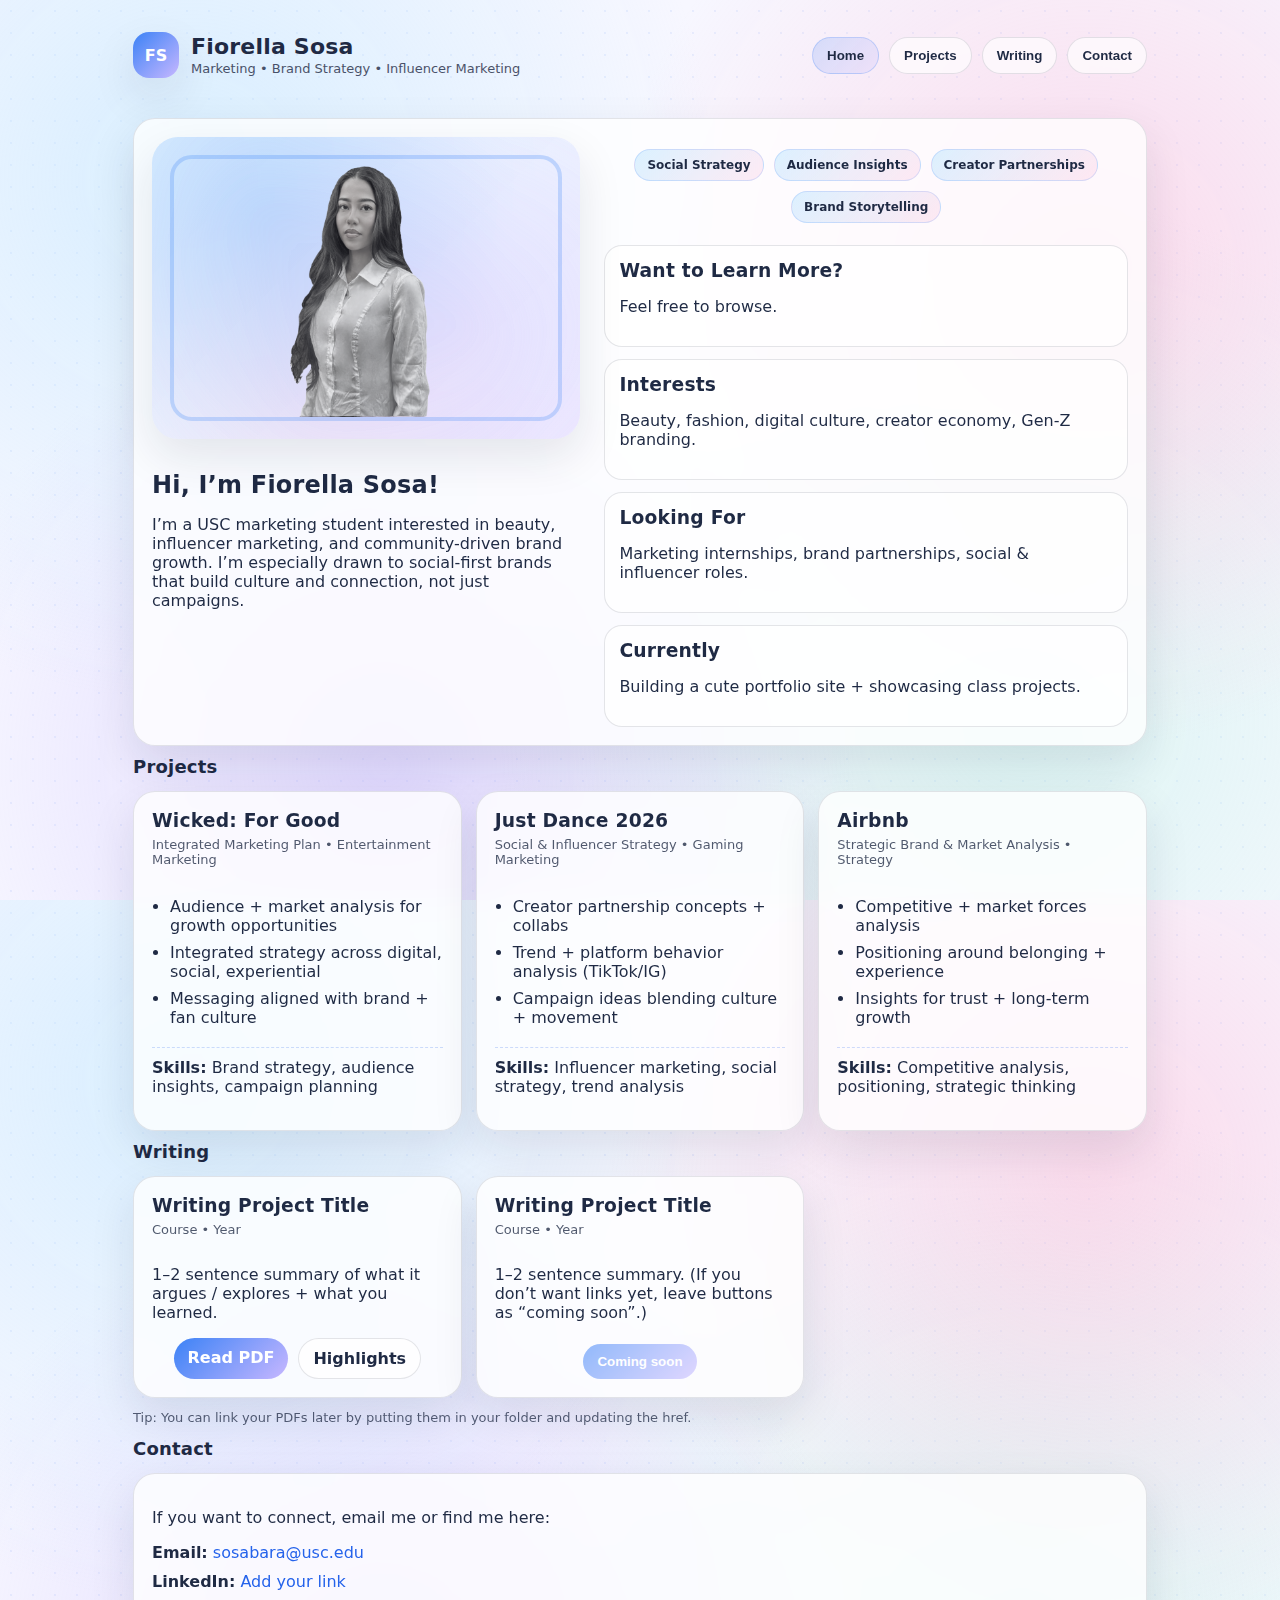
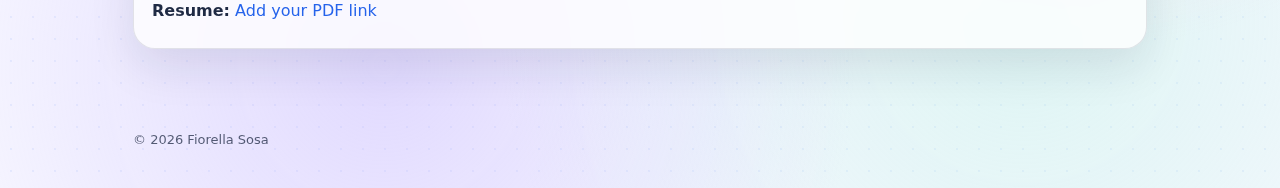
<file: index.html>
<!DOCTYPE html>
<html lang="en">
<head>
  <meta charset="UTF-8" />
  <meta name="viewport" content="width=device-width, initial-scale=1.0" />
  <title>Fiorella Sosa | Marketing Portfolio</title>
  <link rel="stylesheet" href="style.css" />
</head>

<body>
  <header class="top">
    <div class="brand">
      <div class="avatar">FS</div>
      <div>
        <h1>Fiorella Sosa</h1>
        <p class="subtitle">Marketing • Brand Strategy • Influencer Marketing</p>
      </div>
    </div>

    <nav class="tabs" aria-label="Site tabs">
      <button class="tab active" data-tab="home">Home</button>
      <button class="tab" data-tab="projects">Projects</button>
      <button class="tab" data-tab="writing">Writing</button>
      <button class="tab" data-tab="contact">Contact</button>
    </nav>
  </header>

  <main class="container">
  <div class="card hero">

  <!-- LEFT COLUMN -->
  <div class="hero-left">
    <div class="portrait-card">
      <img class="portrait" src="images/portrait.png" alt="Photo of Fiorella" />
    </div>

    <h2>Hi, I’m Fiorella Sosa!</h2>

    <p>
      I’m a USC marketing student interested in beauty, influencer marketing,
      and community-driven brand growth. I’m especially drawn to social-first
      brands that build culture and connection, not just campaigns.
    </p>
  </div>

  <!-- RIGHT COLUMN -->
  <div class="hero-right">

    <div class="pill-row">
      <span class="pill">Social Strategy</span>
      <span class="pill">Audience Insights</span>
      <span class="pill">Creator Partnerships</span>
      <span class="pill">Brand Storytelling</span>
    </div>

    <div class="mini-stack">
      <div class="mini-card">
        <h3>Want to Learn More?</h3>
        <p>Feel free to browse.</p>
      </div>

      <div class="mini-card">
        <h3>Interests</h3>
        <p>Beauty, fashion, digital culture, creator economy, Gen-Z branding.</p>
      </div>

      <div class="mini-card">
        <h3>Looking For</h3>
        <p>Marketing internships, brand partnerships, social & influencer roles.</p>
      </div>

      <div class="mini-card">
        <h3>Currently</h3>
        <p>Building a cute portfolio site + showcasing class projects.</p>
      </div>
    </div>

  </div>

</div>



    </section>

    <!-- PROJECTS -->
    <section class="panel" id="projects">
      <h2 class="section-title">Projects</h2>

      <div class="grid">
        <article class="card">
          <h3>Wicked: For Good</h3>
          <p class="meta">Integrated Marketing Plan • Entertainment Marketing</p>
          <ul>
            <li>Audience + market analysis for growth opportunities</li>
            <li>Integrated strategy across digital, social, experiential</li>
            <li>Messaging aligned with brand + fan culture</li>
          </ul>
          <p class="skills"><strong>Skills:</strong> Brand strategy, audience insights, campaign planning</p>
        </article>

        <article class="card">
          <h3>Just Dance 2026</h3>
          <p class="meta">Social & Influencer Strategy • Gaming Marketing</p>
          <ul>
            <li>Creator partnership concepts + collabs</li>
            <li>Trend + platform behavior analysis (TikTok/IG)</li>
            <li>Campaign ideas blending culture + movement</li>
          </ul>
          <p class="skills"><strong>Skills:</strong> Influencer marketing, social strategy, trend analysis</p>
        </article>

        <article class="card">
          <h3>Airbnb</h3>
          <p class="meta">Strategic Brand & Market Analysis • Strategy</p>
          <ul>
            <li>Competitive + market forces analysis</li>
            <li>Positioning around belonging + experience</li>
            <li>Insights for trust + long-term growth</li>
          </ul>
          <p class="skills"><strong>Skills:</strong> Competitive analysis, positioning, strategic thinking</p>
        </article>
      </div>
    </section>

    <!-- WRITING -->
    <section class="panel" id="writing">
      <h2 class="section-title">Writing</h2>
      <div class="grid">
        <article class="card">
          <h3>Writing Project Title</h3>
          <p class="meta">Course • Year</p>
          <p>
            1–2 sentence summary of what it argues / explores + what you learned.
          </p>
          <div class="link-row">
            <a class="btn" href="#" target="_blank" rel="noreferrer">Read PDF</a>
            <a class="btn ghost" href="#" target="_blank" rel="noreferrer">Highlights</a>
          </div>
        </article>

        <article class="card">
          <h3>Writing Project Title</h3>
          <p class="meta">Course • Year</p>
          <p>
            1–2 sentence summary. (If you don’t want links yet, leave buttons as “coming soon”.)
          </p>
          <div class="link-row">
            <button class="btn" disabled>Coming soon</button>
          </div>
        </article>
      </div>

      <p class="hint">Tip: You can link your PDFs later by putting them in your folder and updating the href.</p>
    </section>

    <!-- CONTACT -->
    <section class="panel" id="contact">
      <h2 class="section-title">Contact</h2>
      <div class="card">
        <p>If you want to connect, email me or find me here:</p>
        <ul class="contact">
          <li><strong>Email:</strong> <a href="mailto:sosabara@usc.edu">sosabara@usc.edu</a></li>
          <li><strong>LinkedIn:</strong> <a href="#" target="_blank" rel="noreferrer">Add your link</a></li>
          <li><strong>Resume:</strong> <a href="#" target="_blank" rel="noreferrer">Add your PDF link</a></li>
        </ul>
      </div>
    </section>
  </main>

  <footer class="footer">
    <p>© <span id="year"></span> Fiorella Sosa</p>
  </footer>

  <script>
    // Tabs
    const tabs = document.querySelectorAll(".tab");
    const panels = document.querySelectorAll(".panel");

    tabs.forEach((t) => {
      t.addEventListener("click", () => {
        tabs.forEach((x) => x.classList.remove("active"));
        panels.forEach((p) => p.classList.remove("active"));

        t.classList.add("active");
        document.getElementById(t.dataset.tab).classList.add("active");
      });
    });

    // Year
    document.getElementById("year").textContent = new Date().getFullYear();
  </script>
</body>
</html>
</file>
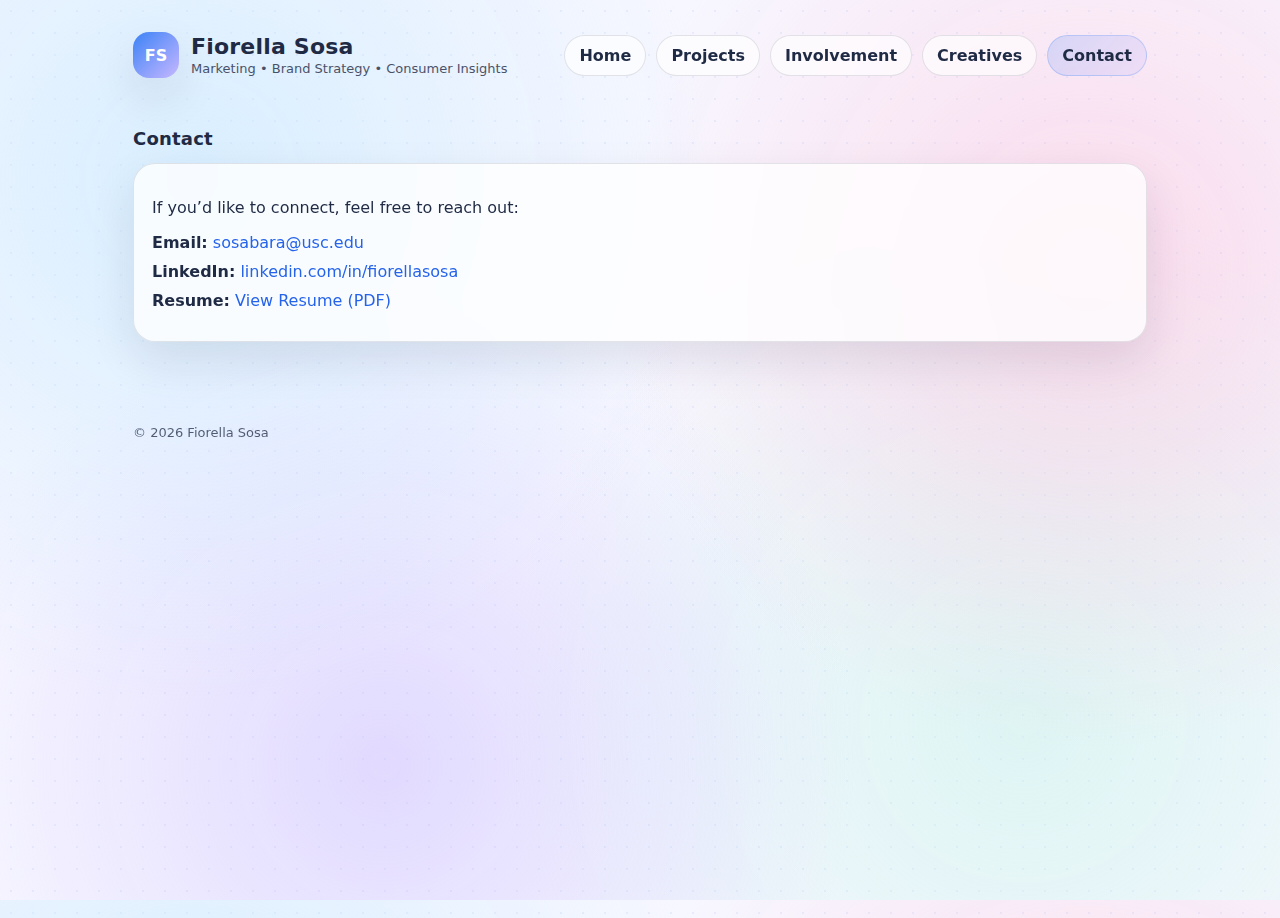
<file: contact.html>
<!DOCTYPE html>
<html lang="en">
<head>
  <meta charset="UTF-8" />
  <meta name="viewport" content="width=device-width, initial-scale=1.0" />
  <title>Fiorella Sosa | Marketing Portfolio</title>

  <link rel="icon" href="icon.ico" type="image/x-icon">
  <link rel="stylesheet" href="style.css" />
</head>


<body>
  <header class="top">
    <div class="brand">
      <div class="avatar">FS</div>
      <div>
        <h1>Fiorella Sosa</h1>
        <p class="subtitle">Marketing • Brand Strategy • Consumer Insights</p>
      </div>
    </div>

    <nav class="tabs">
      <a class="tab" href="index.html">Home</a>
      <a class="tab" href="projects.html">Projects</a>
      <a class="tab" href="involvement.html">Involvement</a>
      <a class="tab" href="creative.html">Creatives</a>
      <a class="tab active" href="contact.html">Contact</a>
    </nav>
  </header>

  <main class="container">
    <h2 class="section-title">Contact</h2>

    <div class="card">
      <p>If you’d like to connect, feel free to reach out:</p>

      <ul class="contact">
        <li>
          <strong>Email:</strong>
          <a href="mailto:sosabara@usc.edu">sosabara@usc.edu</a>
        </li>

        <li>
          <strong>LinkedIn:</strong>
          <a href="https://www.linkedin.com/in/fiorellasosa/" target="_blank" rel="noreferrer">
            linkedin.com/in/fiorellasosa
          </a>
        </li>

        <li>
          <strong>Resume:</strong>
          <a href="FSresume.pdf" target="_blank" rel="noreferrer">
            View Resume (PDF)
          </a>
        </li>
      </ul>

      <p class="hint">
      </p>
    </div>
  </main>

  <footer class="footer">
    <p>© <span id="year"></span> Fiorella Sosa</p>
  </footer>

  <script>
    document.getElementById("year").textContent = new Date().getFullYear();
  </script>
</body>
</html>
</file>
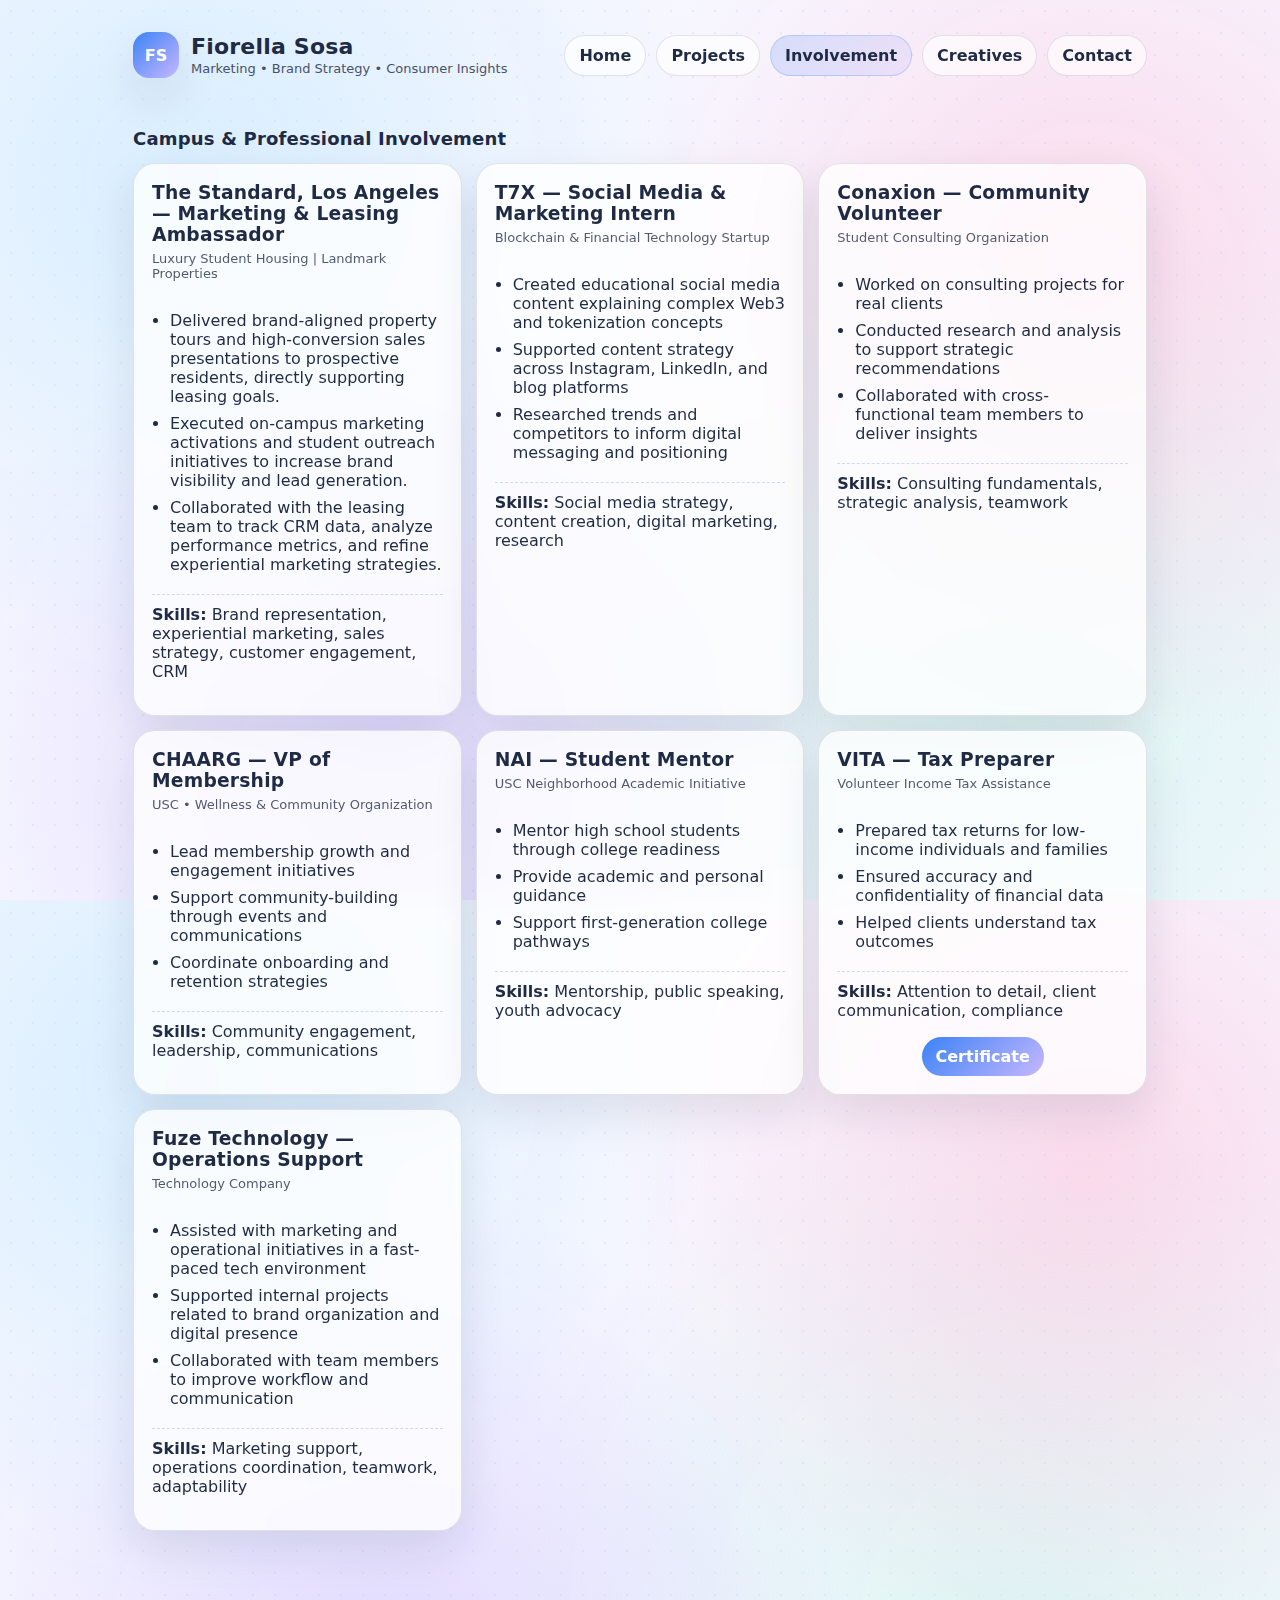
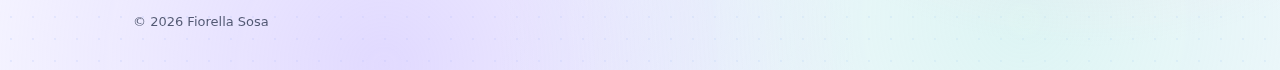
<file: involvement.html>
<!DOCTYPE html>
<html lang="en">
<head>
  <meta charset="UTF-8" />
  <meta name="viewport" content="width=device-width, initial-scale=1.0" />
  <title>Fiorella Sosa | Marketing Portfolio</title>

  <link rel="icon" href="icon.ico" type="image/x-icon">
  <link rel="stylesheet" href="style.css" />
</head>


<body>
  <header class="top">
    <div class="brand">
      <div class="avatar">FS</div>
      <div>
        <h1>Fiorella Sosa</h1>
        <p class="subtitle">Marketing • Brand Strategy • Consumer Insights</p>
      </div>
    </div>

    <nav class="tabs">
      <a class="tab" href="index.html">Home</a>
      <a class="tab" href="projects.html">Projects</a>
      <a class="tab active" href="involvement.html">Involvement</a>
      <a class="tab" href="creative.html">Creatives</a>
      <a class="tab" href="contact.html">Contact</a>
    </nav>
  </header>

  <main class="container">
    <h2 class="section-title">Campus & Professional Involvement</h2>

    <div class="grid">

       <article class="card">
        <h3>The Standard, Los Angeles — Marketing & Leasing Ambassador</h3>
        <p class="meta">Luxury Student Housing | Landmark Properties</p>
        <ul>
            <li>Delivered brand-aligned property tours and high-conversion sales presentations to prospective residents, directly supporting leasing goals.</li>
            <li>Executed on-campus marketing activations and student outreach initiatives to increase brand visibility and lead generation.</li>
            <li>Collaborated with the leasing team to track CRM data, analyze performance metrics, and refine experiential marketing strategies.</li>
        </ul>
        <p class="skills"><strong>Skills:</strong> Brand representation, experiential marketing, sales strategy, customer engagement, CRM</p>
      </article>

      <article class="card">
        <h3>T7X — Social Media & Marketing Intern</h3>
        <p class="meta">Blockchain & Financial Technology Startup</p>
        <ul>
          <li>Created educational social media content explaining complex Web3 and tokenization concepts</li>
          <li>Supported content strategy across Instagram, LinkedIn, and blog platforms</li>
          <li>Researched trends and competitors to inform digital messaging and positioning</li>
        </ul>
        <p class="skills"><strong>Skills:</strong> Social media strategy, content creation, digital marketing, research</p>
      </article>

      <article class="card">
         <h3>Conaxion — Community Volunteer</h3>
          <p class="meta">Student Consulting Organization</p>
          <ul>
            <li>Worked on consulting projects for real clients</li>
            <li>Conducted research and analysis to support strategic recommendations</li>
            <li>Collaborated with cross-functional team members to deliver insights</li>
          </ul>
          <p class="skills"><strong>Skills:</strong> Consulting fundamentals, strategic analysis, teamwork</p>
        </article>

      <article class="card">
        <h3>CHAARG — VP of Membership</h3>
        <p class="meta">USC • Wellness & Community Organization</p>
        <ul>
          <li>Lead membership growth and engagement initiatives</li>
          <li>Support community-building through events and communications</li>
          <li>Coordinate onboarding and retention strategies</li>
        </ul>
        <p class="skills"><strong>Skills:</strong> Community engagement, leadership, communications</p>
      </article>

      <article class="card">
        <h3>NAI — Student Mentor</h3>
        <p class="meta">USC Neighborhood Academic Initiative</p>
        <ul>
          <li>Mentor high school students through college readiness</li>
          <li>Provide academic and personal guidance</li>
          <li>Support first-generation college pathways</li>
        </ul>
        <p class="skills"><strong>Skills:</strong> Mentorship, public speaking, youth advocacy</p>
      </article>

      <article class="card">
        <h3>VITA — Tax Preparer</h3>
        <p class="meta">Volunteer Income Tax Assistance</p>
        <ul>
          <li>Prepared tax returns for low-income individuals and families</li>
          <li>Ensured accuracy and confidentiality of financial data</li>
          <li>Helped clients understand tax outcomes</li>
        </ul>
        <p class="skills"><strong>Skills:</strong> Attention to detail, client communication, compliance</p>
        <div class="card-actions">
      <a class="btn" href="images/VITA.png" target="_blank" rel="noreferrer">Certificate</a>
    </div>
      </article>

      <article class="card">
        <h3>Fuze Technology — Operations Support</h3>
        <p class="meta">Technology Company</p>
        <ul>
          <li>Assisted with marketing and operational initiatives in a fast-paced tech environment</li>
          <li>Supported internal projects related to brand organization and digital presence</li>
          <li>Collaborated with team members to improve workflow and communication</li>
        </ul>
        <p class="skills"><strong>Skills:</strong> Marketing support, operations coordination, teamwork, adaptability</p>
      </article>

    </div>
  </main>

  <footer class="footer">
    <p>© <span id="year"></span> Fiorella Sosa</p>
  </footer>

  <script>
    document.getElementById("year").textContent = new Date().getFullYear();
  </script>
</body>
</html>
</file>
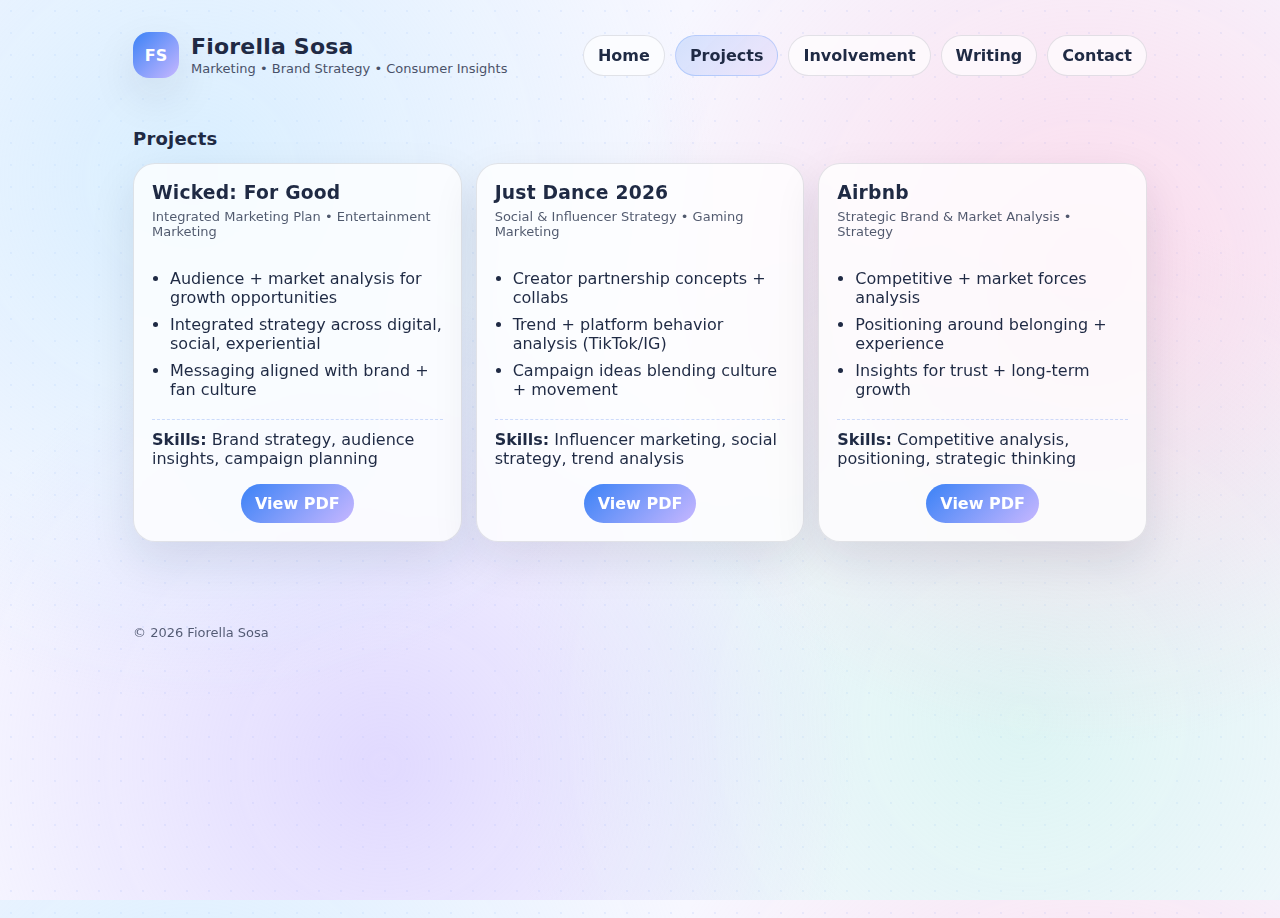
<file: projects.html>
<!DOCTYPE html>
<html lang="en">
<head>
  <meta charset="UTF-8" />
  <meta name="viewport" content="width=device-width, initial-scale=1.0" />
  <title>Projects | Fiorella Sosa</title>
  <link rel="stylesheet" href="style.css" />
</head>

<body>
  <header class="top">
    <div class="brand">
      <div class="avatar">FS</div>
      <div>
        <h1>Fiorella Sosa</h1>
        <p class="subtitle">Marketing • Brand Strategy • Consumer Insights</p>
      </div>
    </div>

    <nav class="tabs">
      <a class="tab" href="index.html">Home</a>
      <a class="tab active" href="projects.html">Projects</a>
      <a class="tab" href="involvement.html">Involvement</a>
      <a class="tab" href="writing.html">Writing</a>
      <a class="tab" href="contact.html">Contact</a>
    </nav>
  </header>

  <main class="container">
    <h2 class="section-title">Projects</h2>

    <div class="grid">
  <article class="card project-card">
    <h3>Wicked: For Good</h3>
    <p class="meta">Integrated Marketing Plan • Entertainment Marketing</p>

    <ul>
      <li>Audience + market analysis for growth opportunities</li>
      <li>Integrated strategy across digital, social, experiential</li>
      <li>Messaging aligned with brand + fan culture</li>
    </ul>

    <p class="skills"><strong>Skills:</strong> Brand strategy, audience insights, campaign planning</p>

    <div class="card-actions">
      <a class="btn" href="PDFS/WickedMarketingPlan.pdf" target="_blank" rel="noreferrer">View PDF</a>
    </div>
  </article>

  <article class="card project-card">
    <h3>Just Dance 2026</h3>
    <p class="meta">Social & Influencer Strategy • Gaming Marketing</p>

    <ul>
      <li>Creator partnership concepts + collabs</li>
      <li>Trend + platform behavior analysis (TikTok/IG)</li>
      <li>Campaign ideas blending culture + movement</li>
    </ul>

    <p class="skills"><strong>Skills:</strong> Influencer marketing, social strategy, trend analysis</p>

    <div class="card-actions">
      <a class="btn" href="PDFS/JustDance.pdf" target="_blank" rel="noreferrer">View PDF</a>
    </div>
  </article>

  <article class="card project-card">
    <h3>Airbnb</h3>
    <p class="meta">Strategic Brand & Market Analysis • Strategy</p>

    <ul>
      <li>Competitive + market forces analysis</li>
      <li>Positioning around belonging + experience</li>
      <li>Insights for trust + long-term growth</li>
    </ul>

    <p class="skills"><strong>Skills:</strong> Competitive analysis, positioning, strategic thinking</p>

    <div class="card-actions">
      <a class="btn" href="PDFS/AirbnbPaper.pdf" target="_blank" rel="noreferrer">View PDF</a>
    </div>
  </article>
</div>

  </main>

  <footer class="footer">
    <p>© <span id="year"></span> Fiorella Sosa</p>
  </footer>

  <script>
    document.getElementById("year").textContent = new Date().getFullYear();
  </script>
</body>
</html>
</file>
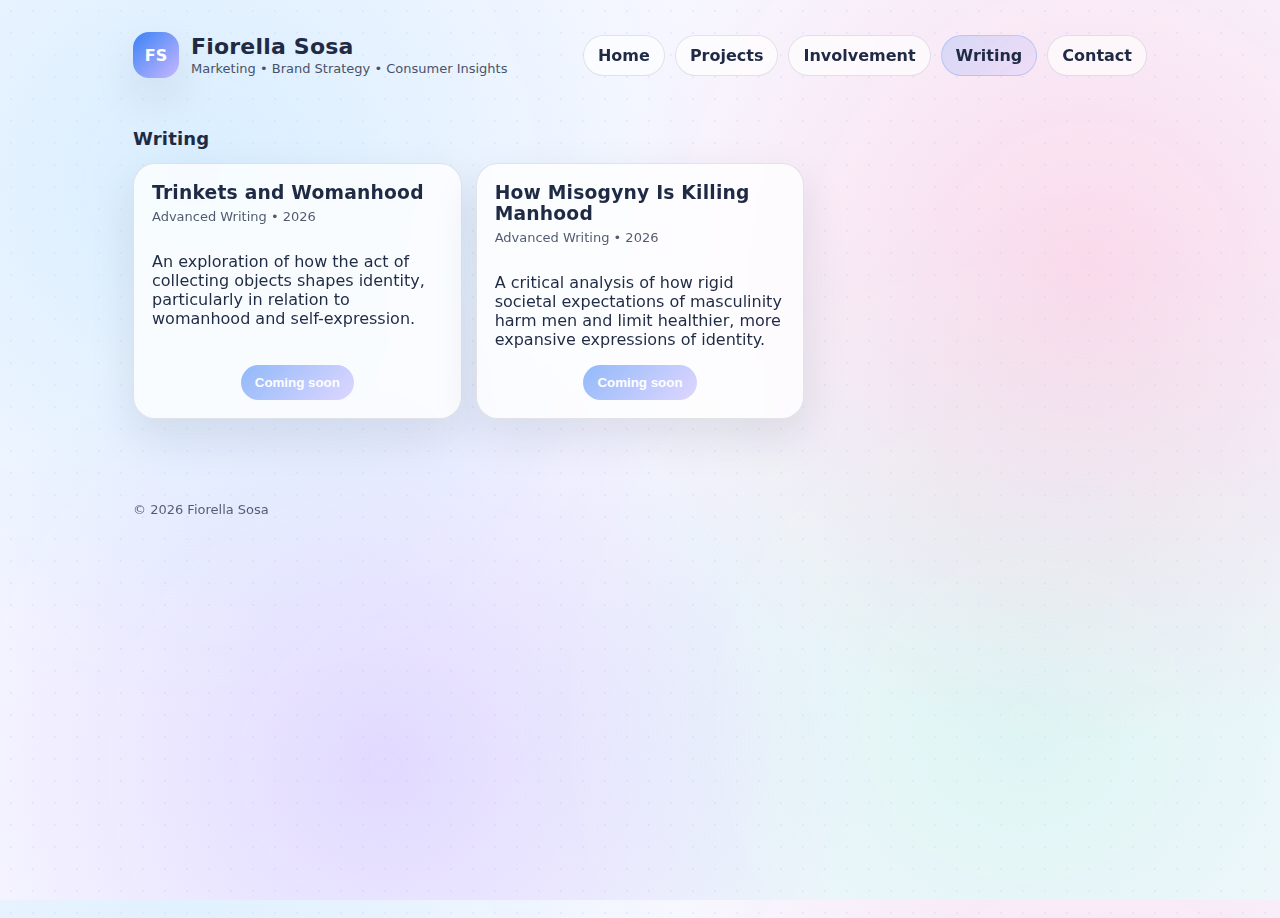
<file: writing.html>
<!DOCTYPE html>
<html lang="en">
<head>
  <meta charset="UTF-8" />
  <meta name="viewport" content="width=device-width, initial-scale=1.0" />
  <title>Fiorella Sosa | Marketing Portfolio</title>

  <link rel="icon" href="icon.ico" type="image/x-icon">
  <link rel="stylesheet" href="style.css" />
</head>


<body>
  <header class="top">
    <div class="brand">
      <div class="avatar">FS</div>
      <div>
        <h1>Fiorella Sosa</h1>
        <p class="subtitle">Marketing • Brand Strategy • Consumer Insights</p>
      </div>
    </div>

    <nav class="tabs">
      <a class="tab" href="index.html">Home</a>
      <a class="tab" href="projects.html">Projects</a>
      <a class="tab" href="involvement.html">Involvement</a>
      <a class="tab active" href="writing.html">Writing</a>
      <a class="tab" href="contact.html">Contact</a>
    </nav>
  </header>

  <main class="container">
    <h2 class="section-title">Writing</h2>

    <div class="grid">
      <article class="card">
        <h3>Trinkets and Womanhood</h3>
        <p class="meta">Advanced Writing • 2026</p>
        <p>
          An exploration of how the act of collecting objects shapes identity,
          particularly in relation to womanhood and self-expression.
        </p>

        <div class="link-row">
          <button class="btn" disabled>Coming soon</button>
        </div>
      </article>

      <article class="card">
        <h3>How Misogyny Is Killing Manhood</h3>
        <p class="meta">Advanced Writing • 2026</p>
        <p>
          A critical analysis of how rigid societal expectations of masculinity
          harm men and limit healthier, more expansive expressions of identity.
        </p>

        <div class="link-row">
          <button class="btn" disabled>Coming soon</button>
        </div>
      </article>
    </div>
  </main>

  <footer class="footer">
    <p>© <span id="year"></span> Fiorella Sosa</p>
  </footer>

  <script>
    document.getElementById("year").textContent = new Date().getFullYear();
  </script>
</body>
</html>
</file>
<file: style.css>
:root{
  --bg: #f7f7ff;
  --card: rgba(255,255,255,.78);
  --ink: #1f2a44;

  --blue: #3b82f6;
  --blue-2: #2563eb;

  --pastel-pink: #ffb7d5;
  --pastel-lav: #c7b7ff;
  --pastel-mint: #bff3e6;
  --pastel-sky: #bfe7ff;

  --border: rgba(31,42,68,.12);
  --shadow: 0 18px 45px rgba(20,30,60,.10);
}

*{ box-sizing:border-box; }
html,body{ height:100%; }

body{
  margin:0;
  font-family: "Inter", ui-sans-serif, system-ui, -apple-system, Segoe UI, Roboto, Arial;
  color: var(--ink);

  /* cute pastel cloud + dot pattern background */
  background:
    radial-gradient(circle at 15% 20%, rgba(191,231,255,.55), transparent 40%),
    radial-gradient(circle at 85% 30%, rgba(255,183,213,.45), transparent 38%),
    radial-gradient(circle at 30% 85%, rgba(199,183,255,.45), transparent 40%),
    radial-gradient(circle at 80% 80%, rgba(191,243,230,.45), transparent 42%),
    radial-gradient(rgba(37,99,235,.08) 1px, transparent 1px);
  background-size: auto, auto, auto, auto, 22px 22px;
  background-color: var(--bg);
}

h1, h2, h3{
  font-family: "Fredoka", system-ui, sans-serif;
  letter-spacing: .2px;
  margin: 0;
}

.left-intro {
  text-align: center;
  margin-top: 28px; /* space from the photo */
}

.left-intro h2 {
  margin-bottom: 12px;
}


a{ color: var(--blue-2); text-decoration: none; }
a:hover{ text-decoration: underline; }

.container{
  max-width: 1050px;
  margin: 0 auto;
  padding: 26px 18px 40px;
}

.top{
  max-width: 1050px;
  margin: 18px auto 0;
  padding: 14px 18px;
  display:flex;
  gap:16px;
  align-items:center;
  justify-content:space-between;
}

.brand{
  display:flex;
  gap:12px;
  align-items:center;
}

.avatar{
  width:46px; height:46px;
  border-radius: 16px;
  display:grid; place-items:center;
  background: linear-gradient(135deg, var(--blue), var(--pastel-lav));
  color:white;
  font-weight: 800;
  box-shadow: var(--shadow);
}

h1{
  font-size: 22px;
}
.subtitle{
  margin:2px 0 0;
  opacity:.8;
  font-size: 13px;
}

.tabs{
  display:flex;
  gap:10px;
  flex-wrap:wrap;
  justify-content:flex-end;
}

.tab{
  border: 1px solid var(--border);
  background: rgba(255,255,255,.65);
  backdrop-filter: blur(10px);
  padding: 10px 14px;
  border-radius: 999px;
  cursor:pointer;
  font-weight: 700;
  color: var(--ink);
  transition: transform .08s ease, background .2s ease;
}
.tab:hover{ transform: translateY(-1px); }
.tab.active{
  background: linear-gradient(135deg, rgba(59,130,246,.18), rgba(199,183,255,.20));
  border-color: rgba(59,130,246,.25);
}

.section-title{
  margin: 10px 0 14px;
  font-size: 18px;
}

.card{
  background: var(--card);
  border: 1px solid var(--border);
  border-radius: 22px;
  padding: 18px;
  box-shadow: var(--shadow);
  backdrop-filter: blur(12px);
}

.hero {
  display: grid;
  grid-template-columns: 0.9fr 1.1fr;
  gap: 24px;
  align-items: start;
}

.hero-content {
  display: flex;
  flex-direction: column;
  gap: 16px;
}


@media (max-width: 860px){
  .hero{ grid-template-columns: 1fr; }
  .top{ flex-direction: column; align-items:flex-start; }
}

.mini-stack{
  display:grid;
  gap:12px;
}

.mini-card{
  background: rgba(255,255,255,.7);
  border: 1px solid var(--border);
  border-radius: 18px;
  padding: 14px;
}

.grid{
  display:grid;
  grid-template-columns: repeat(3, 1fr);
  gap:14px;
}

@media (max-width: 980px){
  .grid{ grid-template-columns: 1fr; }
}

.meta{
  margin: 6px 0 12px;
  opacity: .78;
  font-size: 13px;
}

ul{ margin: 10px 0 0; padding-left: 18px; }
li{ margin: 8px 0; }

.pill-row{
  margin-top: 12px;
  margin-bottom: 22px;
  display:flex;
  flex-wrap:wrap;
  gap:10px;
  justify-content: center;
}

.pill{
  padding: 8px 12px;
  border-radius: 999px;
  font-weight: 700;
  font-size: 12px;
  border: 1px solid rgba(59,130,246,.18);
  background: linear-gradient(135deg, rgba(191,231,255,.55), rgba(255,183,213,.25));
}

.skills{
  margin-top: 12px;
  padding-top: 10px;
  border-top: 1px dashed rgba(37,99,235,.22);
}

.link-row{ 
  display:flex; 
  gap:10px; 
  margin-top: 12px; 
  flex-wrap:wrap; 
  justify-content: center;
}

.btn{
  border:none;
  background: linear-gradient(135deg, var(--blue), var(--pastel-lav));
  color:white;
  font-weight: 800;
  padding: 10px 14px;
  border-radius: 999px;
  cursor:pointer;
}

.btn.ghost{
  background: rgba(255,255,255,.7);
  border: 1px solid var(--border);
  color: var(--ink);
}

.btn:disabled{
  opacity:.55;
  cursor:not-allowed;
}

.contact{ list-style:none; padding-left: 0; }
.contact li{ margin: 10px 0; }

.hint{
  margin-top: 12px;
  opacity: .75;
  font-size: 13px;
}

.footer{
  max-width: 1050px;
  margin: 20px auto 30px;
  padding: 10px 18px 28px;
  opacity: .75;
  font-size: 13px;
}

/* portrait styling */

.portrait-card {
  position: relative; /* ← REQUIRED */
  background: linear-gradient(
    135deg,
    rgba(191,231,255,.35),
    rgba(199,183,255,.25)
  );
  border-radius: 26px;
  padding: 18px;
  box-shadow: var(--shadow);
  overflow: hidden; /* keeps glow soft + contained */
  margin-bottom: 32px; /* space before “Hi, I’m Fiorella” */
}

/* dreamy glow */
.portrait-card::before {
  content: "";
  position: absolute;
  inset: -40px;
  z-index: 0; /* behind image */
  background:
    radial-gradient(circle at 30% 30%, rgba(59,130,246,.25), transparent 55%),
    radial-gradient(circle at 70% 60%, rgba(199,183,255,.25), transparent 55%),
    radial-gradient(circle at 40% 80%, rgba(255,183,213,.18), transparent 55%);
  filter: blur(12px);
}

.portrait {
  position: relative;
  z-index: 1; /* above glow */
  width: 100%;
  max-height: 420px;
  object-fit: contain;
  border-radius: 22px;
  border: 4px solid rgba(59,130,246,.25);
  display: block;
  background: transparent; /* ensures PNG stays clean */
}

.project-card {
  display: flex;
  flex-direction: column;
  height: 100%;
}

.card-actions {
  margin-top: auto; 
  display: flex;
  justify-content: center;
}


.grid .card{
  display:flex;
  flex-direction:column;
}

.grid .card .link-row{
  margin-top:auto;
  justify-content:center; 
}

.creative-grid{
  display: grid;
  grid-template-columns: repeat(auto-fit, minmax(220px, 1fr));
  gap: 16px;
  margin-top: 12px;
}

.creative-item img{
  width: 100%;
  height: auto;
  display: block;
  border-radius: 18px;
  background: rgba(255,255,255,0.6);
  border: 1px solid rgba(0,0,0,0.06);
}
</file>
